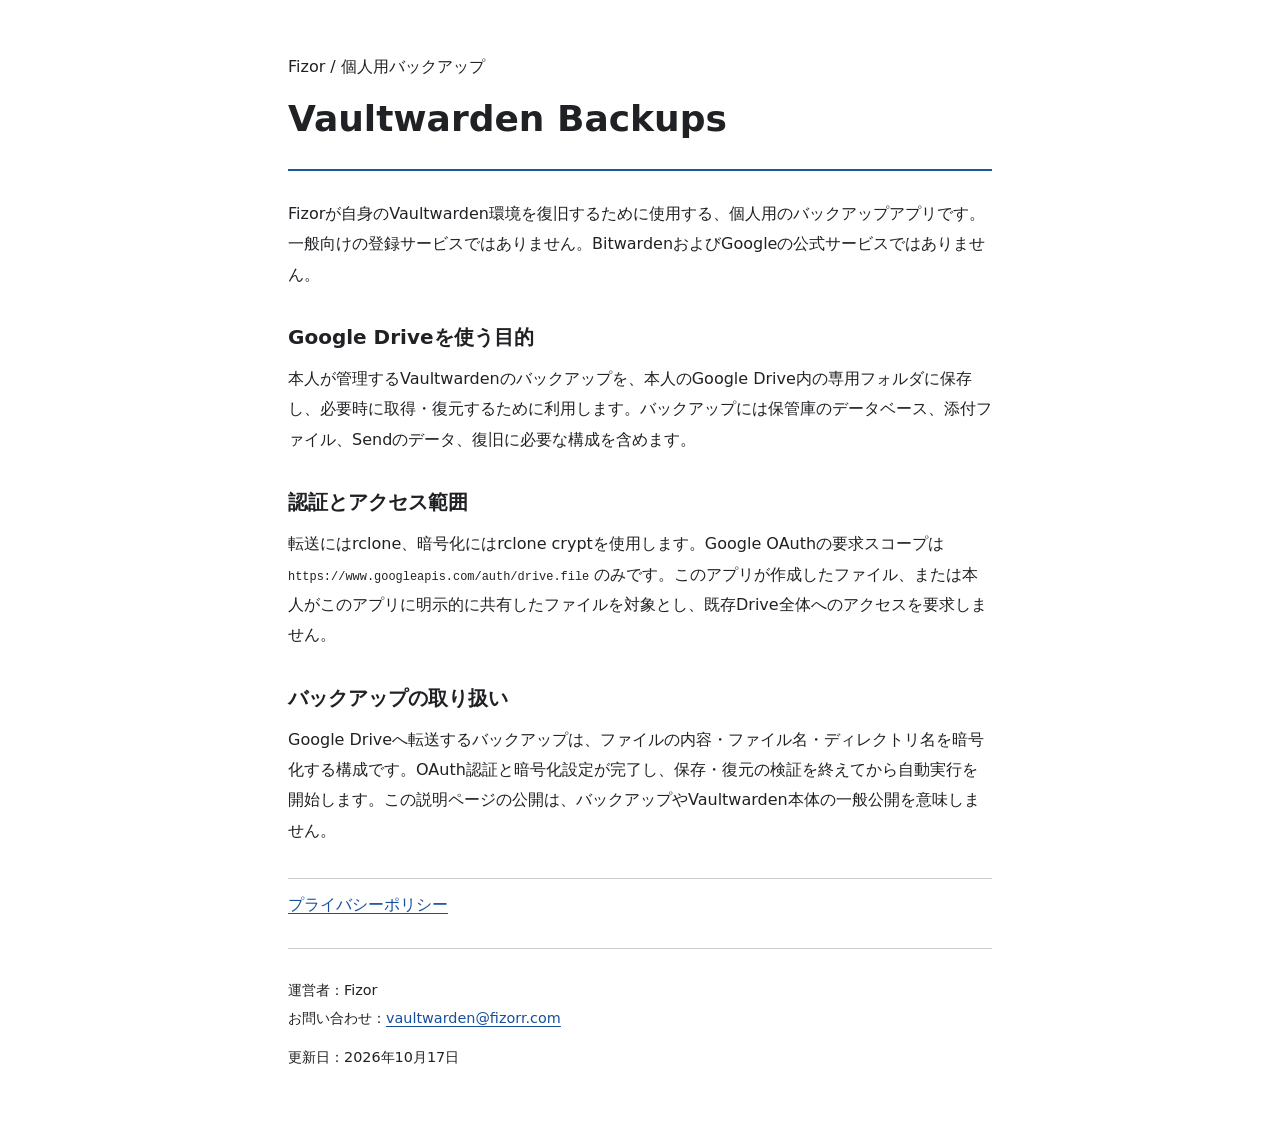
<file: index.html>
<!doctype html>
<html lang="ja">
<meta charset="utf-8">
<meta name="viewport" content="width=device-width, initial-scale=1">
<title>Vaultwarden Backups — アプリの説明</title>
<link rel="stylesheet" href="style.css">
<main>
<header><p>Fizor / 個人用バックアップ</p><h1>Vaultwarden Backups</h1></header>
<p>Fizorが自身のVaultwarden環境を復旧するために使用する、個人用のバックアップアプリです。一般向けの登録サービスではありません。BitwardenおよびGoogleの公式サービスではありません。</p>
<h2>Google Driveを使う目的</h2>
<p>本人が管理するVaultwardenのバックアップを、本人のGoogle Drive内の専用フォルダに保存し、必要時に取得・復元するために利用します。バックアップには保管庫のデータベース、添付ファイル、Sendのデータ、復旧に必要な構成を含めます。</p>
<h2>認証とアクセス範囲</h2>
<p>転送にはrclone、暗号化にはrclone cryptを使用します。Google OAuthの要求スコープは <code>https://www.googleapis.com/auth/drive.file</code> のみです。このアプリが作成したファイル、または本人がこのアプリに明示的に共有したファイルを対象とし、既存Drive全体へのアクセスを要求しません。</p>
<h2>バックアップの取り扱い</h2>
<p>Google Driveへ転送するバックアップは、ファイルの内容・ファイル名・ディレクトリ名を暗号化する構成です。OAuth認証と暗号化設定が完了し、保存・復元の検証を終えてから自動実行を開始します。この説明ページの公開は、バックアップやVaultwarden本体の一般公開を意味しません。</p>
<nav aria-label="関連情報"><a href="privacy.html">プライバシーポリシー</a></nav>
<footer><p>運営者：Fizor<br>お問い合わせ：<a href="mailto:vaultwarden@fizorr.com">vaultwarden@fizorr.com</a></p><p>更新日：2026年10月17日</p></footer>
</main>
</html>
</file>
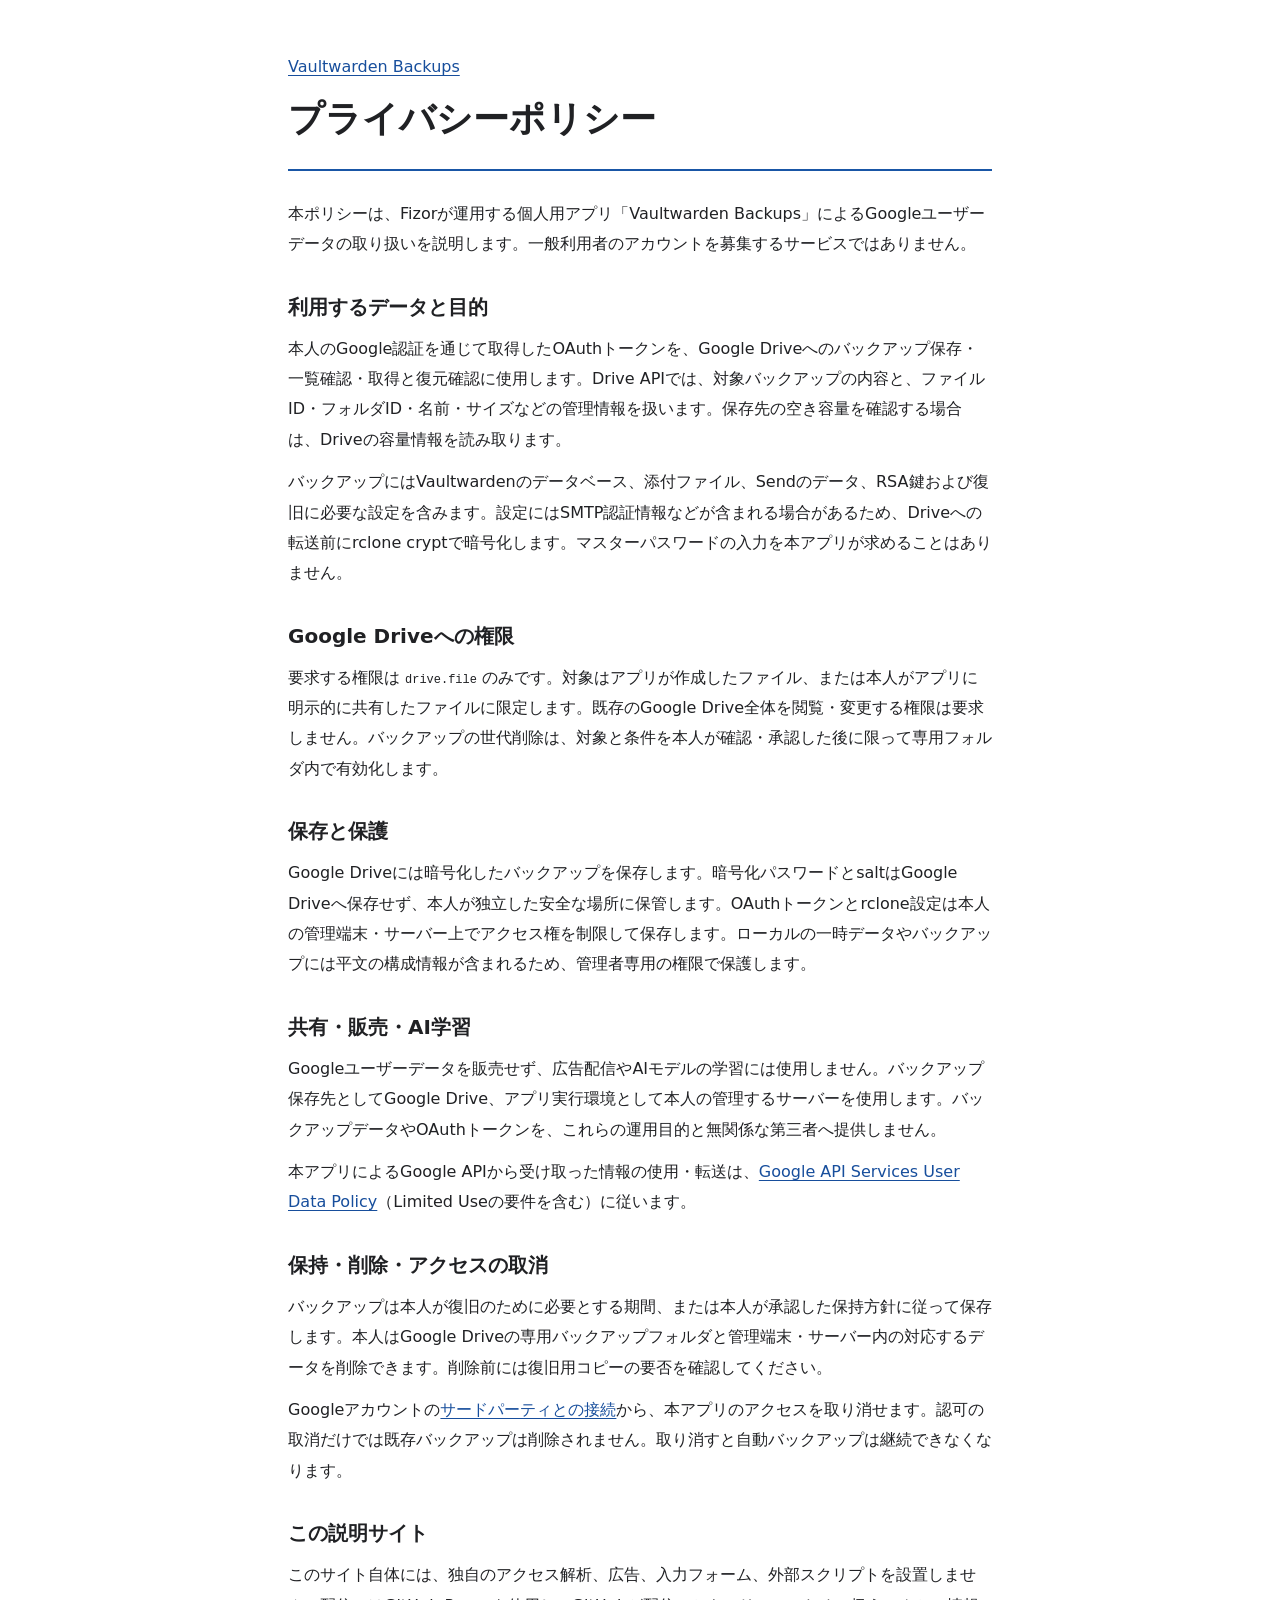
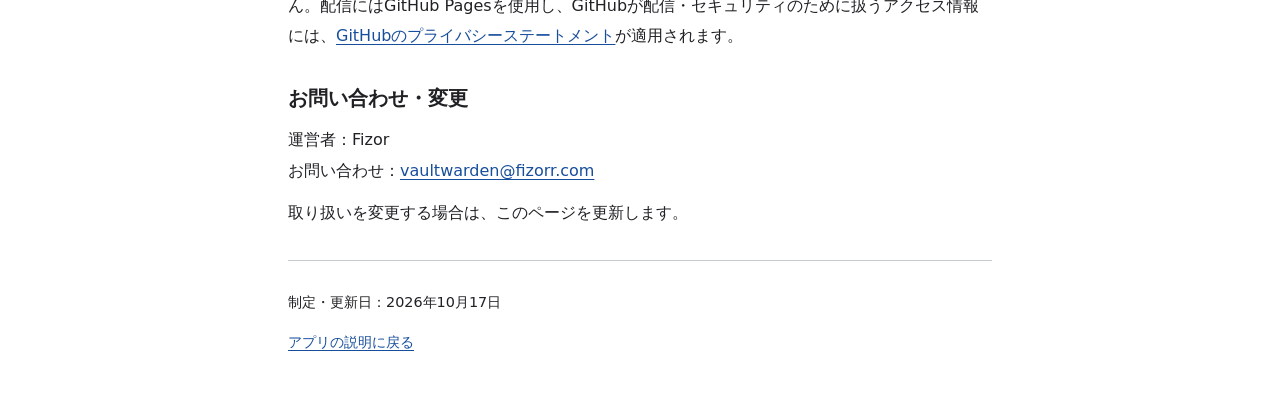
<file: privacy.html>
<!doctype html>
<html lang="ja">
<meta charset="utf-8">
<meta name="viewport" content="width=device-width, initial-scale=1">
<title>プライバシーポリシー — Vaultwarden Backups</title>
<link rel="stylesheet" href="style.css">
<main>
<header><p><a href="./">Vaultwarden Backups</a></p><h1>プライバシーポリシー</h1></header>
<p>本ポリシーは、Fizorが運用する個人用アプリ「Vaultwarden Backups」によるGoogleユーザーデータの取り扱いを説明します。一般利用者のアカウントを募集するサービスではありません。</p>
<h2>利用するデータと目的</h2>
<p>本人のGoogle認証を通じて取得したOAuthトークンを、Google Driveへのバックアップ保存・一覧確認・取得と復元確認に使用します。Drive APIでは、対象バックアップの内容と、ファイルID・フォルダID・名前・サイズなどの管理情報を扱います。保存先の空き容量を確認する場合は、Driveの容量情報を読み取ります。</p>
<p>バックアップにはVaultwardenのデータベース、添付ファイル、Sendのデータ、RSA鍵および復旧に必要な設定を含みます。設定にはSMTP認証情報などが含まれる場合があるため、Driveへの転送前にrclone cryptで暗号化します。マスターパスワードの入力を本アプリが求めることはありません。</p>
<h2>Google Driveへの権限</h2>
<p>要求する権限は <code>drive.file</code> のみです。対象はアプリが作成したファイル、または本人がアプリに明示的に共有したファイルに限定します。既存のGoogle Drive全体を閲覧・変更する権限は要求しません。バックアップの世代削除は、対象と条件を本人が確認・承認した後に限って専用フォルダ内で有効化します。</p>
<h2>保存と保護</h2>
<p>Google Driveには暗号化したバックアップを保存します。暗号化パスワードとsaltはGoogle Driveへ保存せず、本人が独立した安全な場所に保管します。OAuthトークンとrclone設定は本人の管理端末・サーバー上でアクセス権を制限して保存します。ローカルの一時データやバックアップには平文の構成情報が含まれるため、管理者専用の権限で保護します。</p>
<h2>共有・販売・AI学習</h2>
<p>Googleユーザーデータを販売せず、広告配信やAIモデルの学習には使用しません。バックアップ保存先としてGoogle Drive、アプリ実行環境として本人の管理するサーバーを使用します。バックアップデータやOAuthトークンを、これらの運用目的と無関係な第三者へ提供しません。</p>
<p>本アプリによるGoogle APIから受け取った情報の使用・転送は、<a href="https://developers.google.com/terms/api-services-user-data-policy">Google API Services User Data Policy</a>（Limited Useの要件を含む）に従います。</p>
<h2>保持・削除・アクセスの取消</h2>
<p>バックアップは本人が復旧のために必要とする期間、または本人が承認した保持方針に従って保存します。本人はGoogle Driveの専用バックアップフォルダと管理端末・サーバー内の対応するデータを削除できます。削除前には復旧用コピーの要否を確認してください。</p>
<p>Googleアカウントの<a href="https://myaccount.google.com/connections">サードパーティとの接続</a>から、本アプリのアクセスを取り消せます。認可の取消だけでは既存バックアップは削除されません。取り消すと自動バックアップは継続できなくなります。</p>
<h2>この説明サイト</h2>
<p>このサイト自体には、独自のアクセス解析、広告、入力フォーム、外部スクリプトを設置しません。配信にはGitHub Pagesを使用し、GitHubが配信・セキュリティのために扱うアクセス情報には、<a href="https://docs.github.com/en/site-policy/privacy-policies/github-general-privacy-statement">GitHubのプライバシーステートメント</a>が適用されます。</p>
<h2>お問い合わせ・変更</h2>
<p>運営者：Fizor<br>お問い合わせ：<a href="mailto:vaultwarden@fizorr.com">vaultwarden@fizorr.com</a></p>
<p>取り扱いを変更する場合は、このページを更新します。</p>
<footer><p>制定・更新日：2026年10月17日</p><p><a href="./">アプリの説明に戻る</a></p></footer>
</main>
</html>
</file>
<file: style.css>
:root { color-scheme: light; font-family: system-ui, sans-serif; color: #202124; background: #fff; }
body { margin: 0; }
main { max-width: 44rem; margin: 0 auto; padding: 2.5rem 1.25rem 3rem; }
header { border-bottom: 2px solid #1956a6; padding-bottom: 1rem; margin-bottom: 1.75rem; }
h1 { font-size: clamp(1.75rem, 6vw, 2.25rem); line-height: 1.4; margin: .5rem 0; overflow-wrap: anywhere; }
h2 { font-size: 1.25rem; line-height: 1.5; margin: 2rem 0 .5rem; }
p { line-height: 1.9; margin: .75rem 0; overflow-wrap: anywhere; }
a { color: #174e9c; text-underline-offset: .18em; }
a:focus-visible { outline: 3px solid #1956a6; outline-offset: 4px; }
code { font-size: .92em; overflow-wrap: anywhere; }
nav, footer { border-top: 1px solid #c8ccd1; margin-top: 2rem; padding-top: 1rem; }
footer { font-size: .9rem; }
</file>
